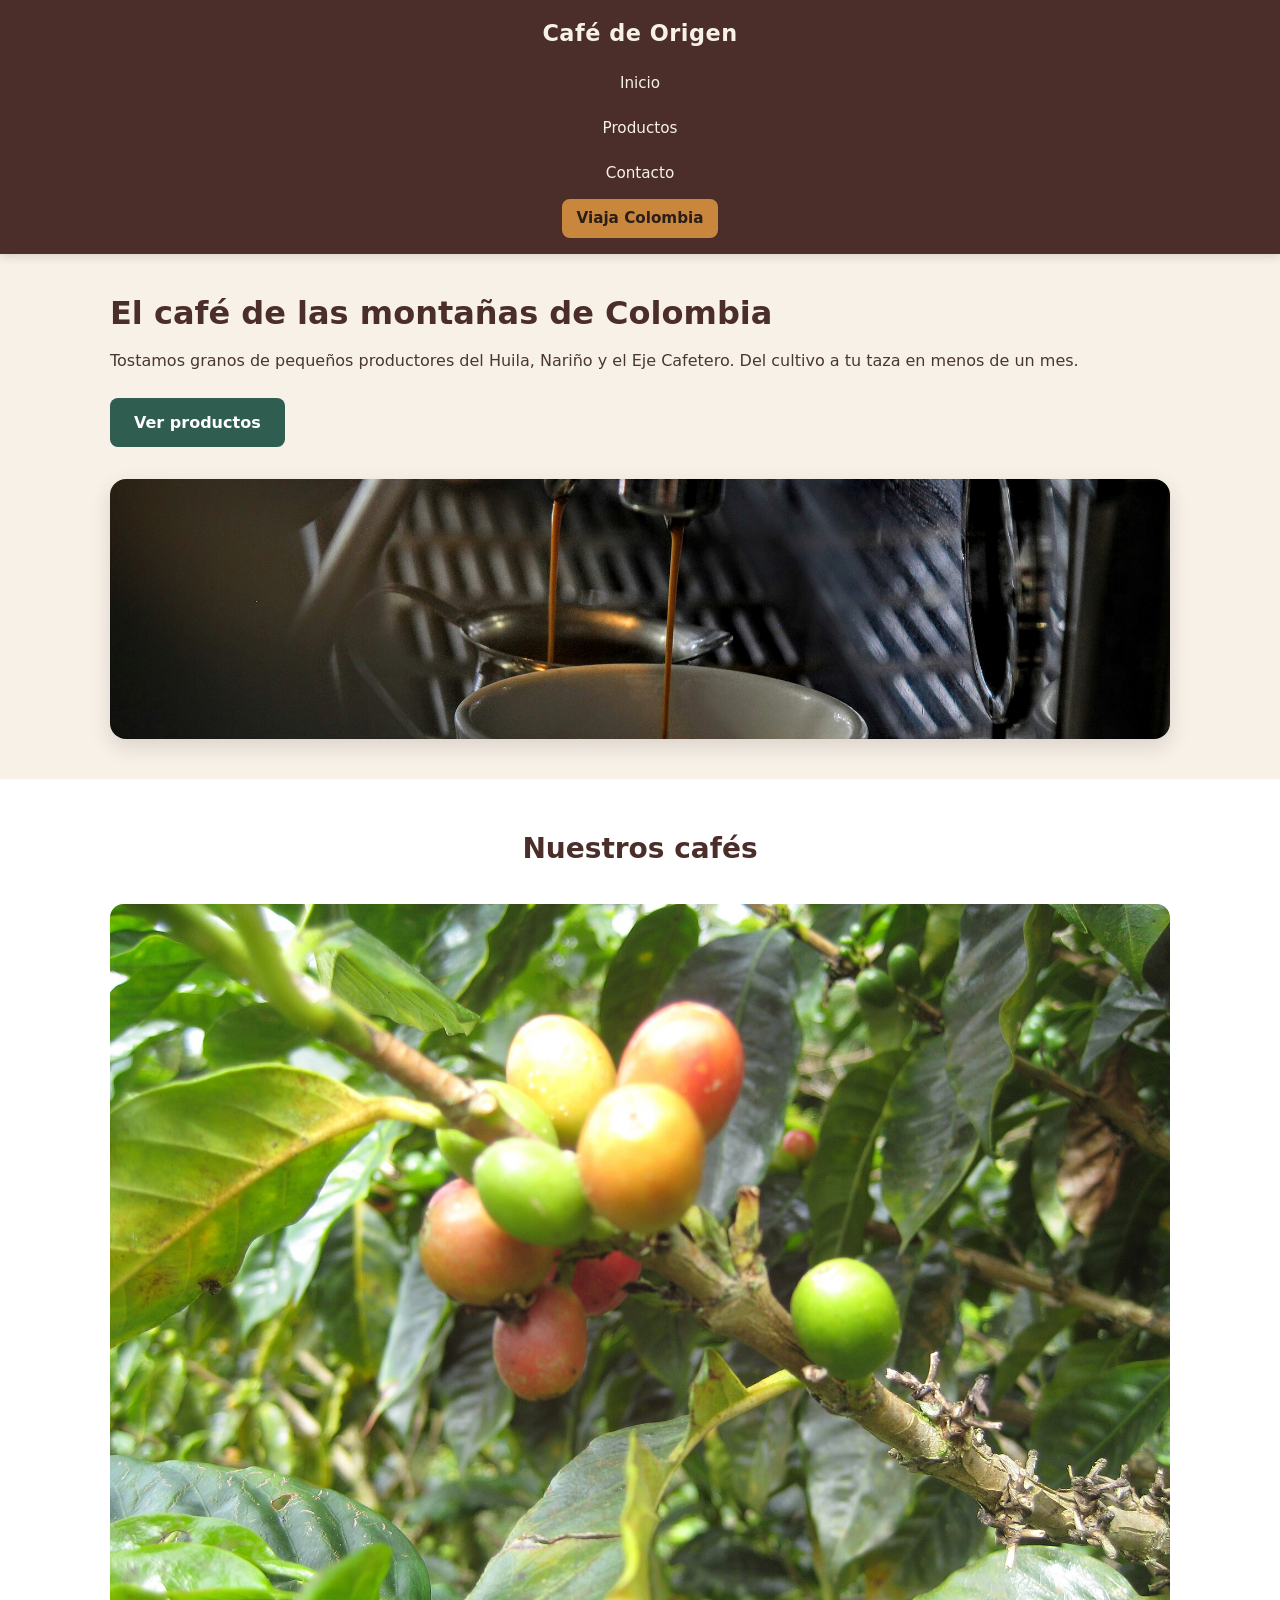
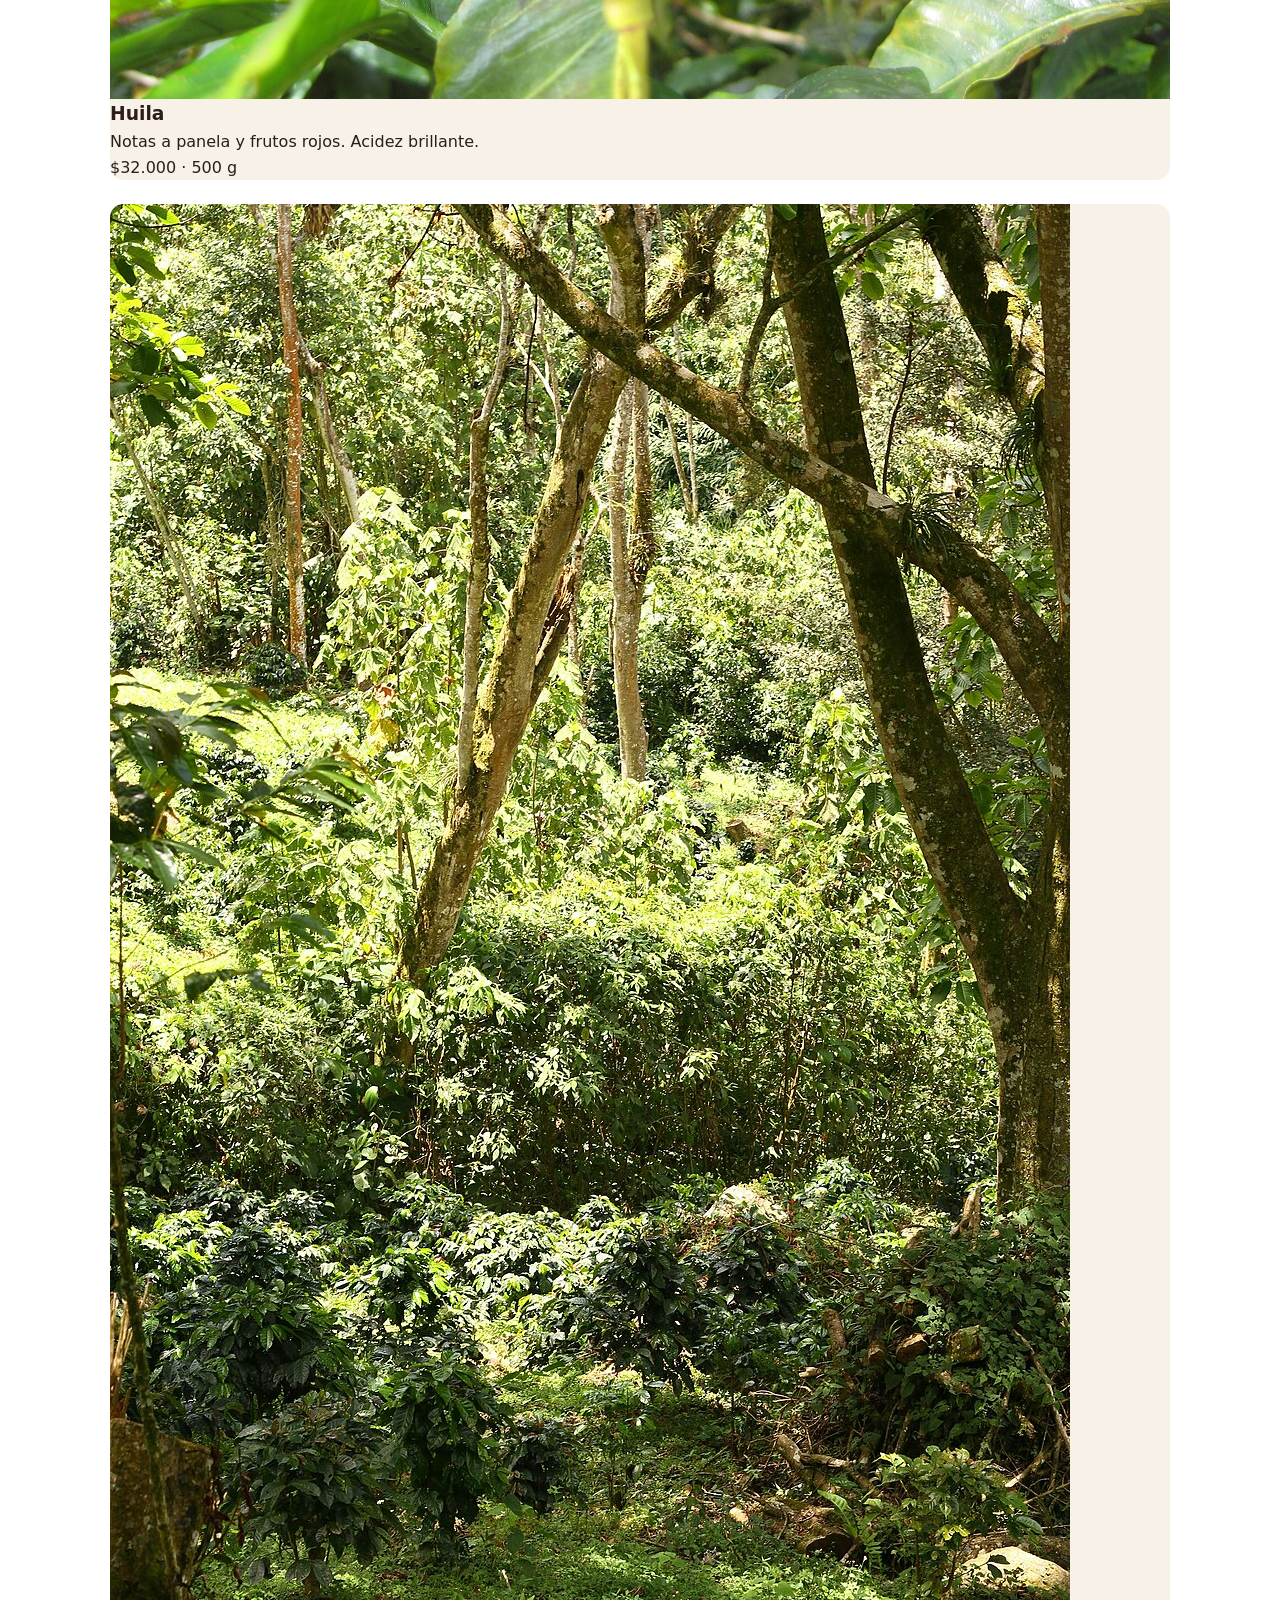
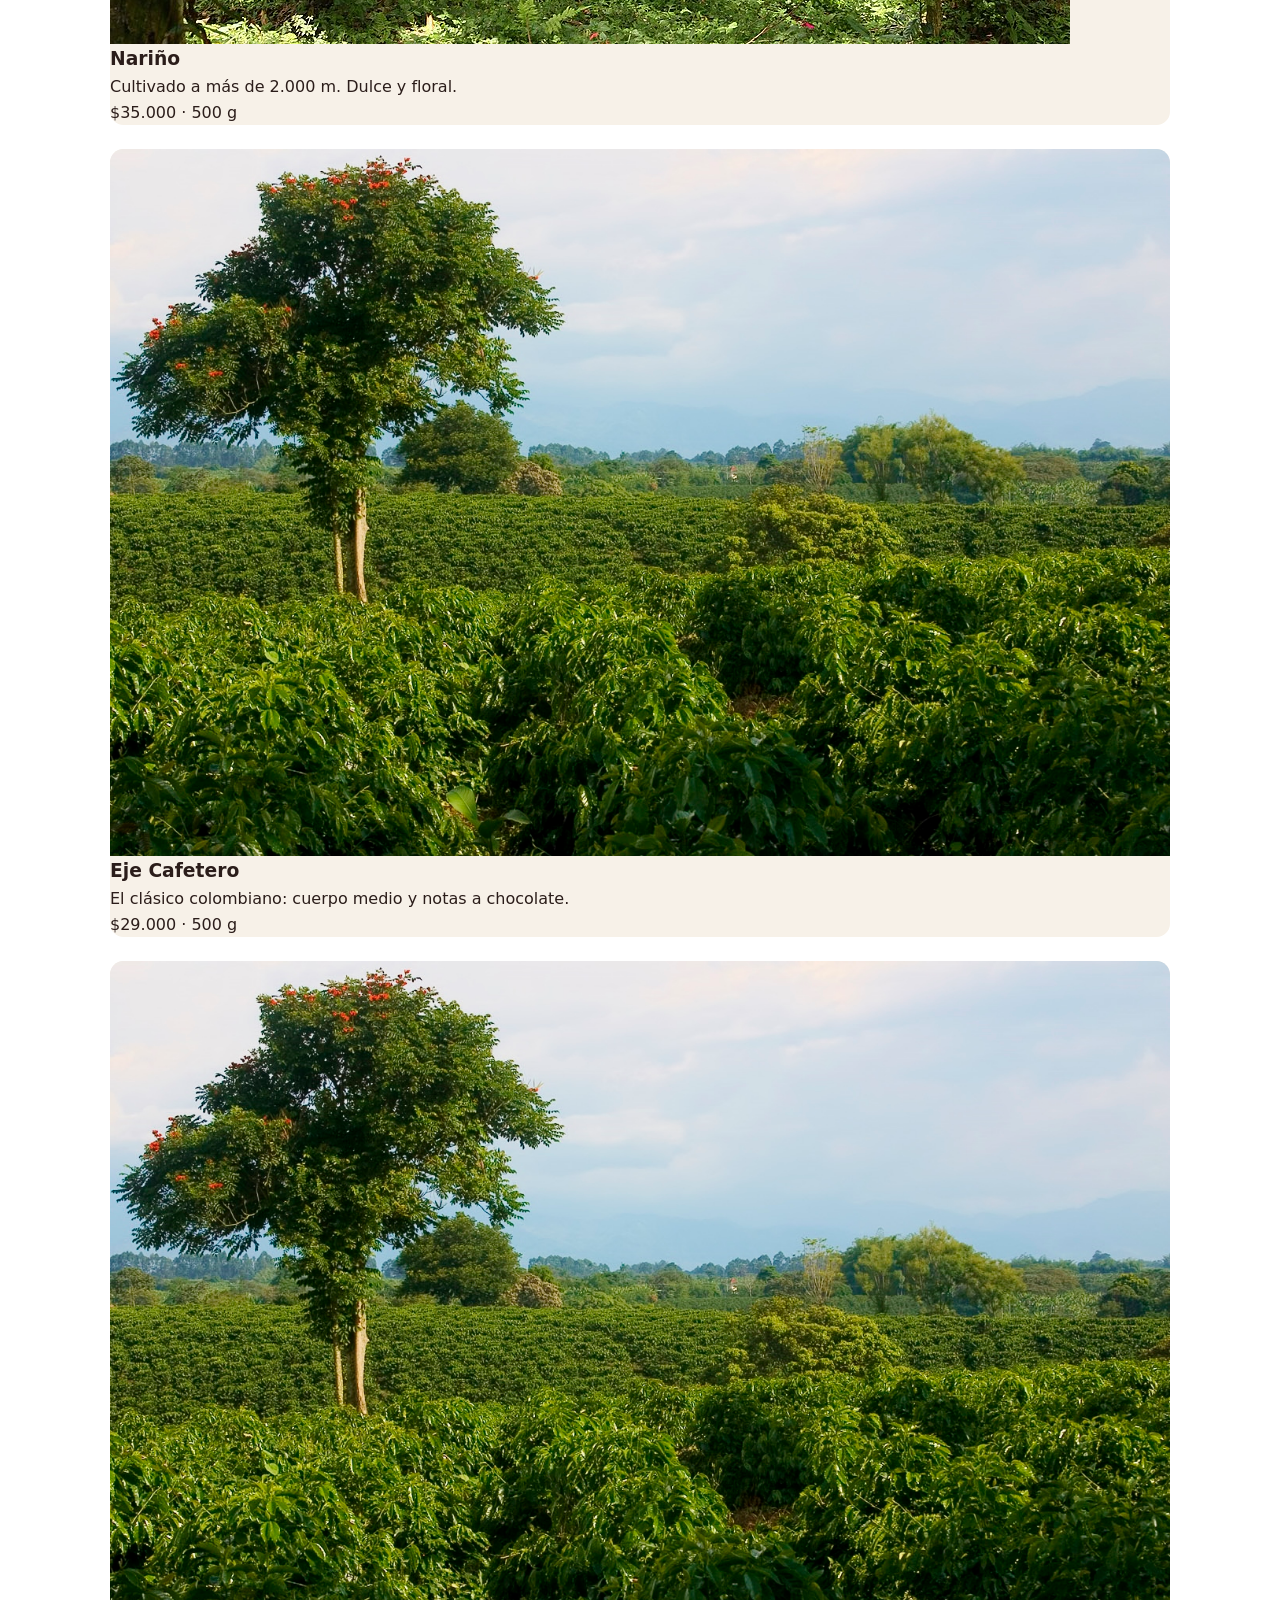
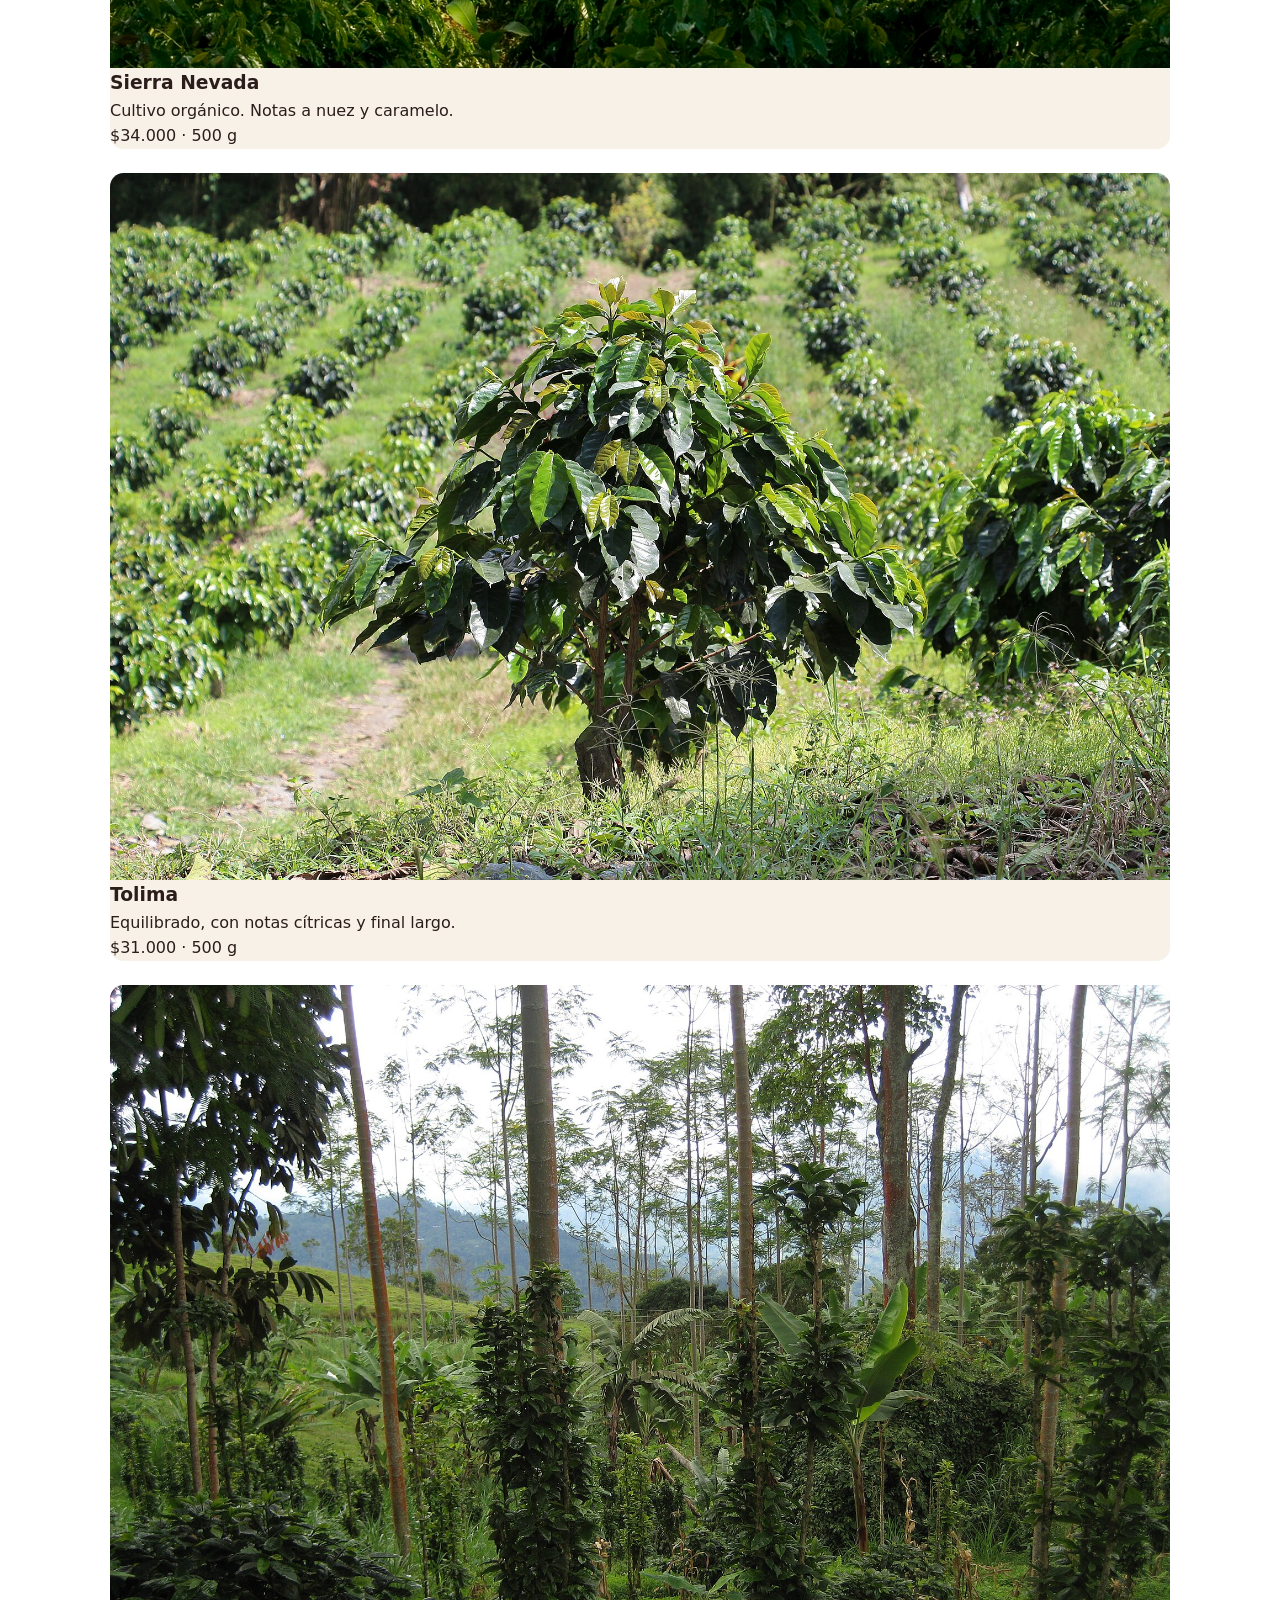
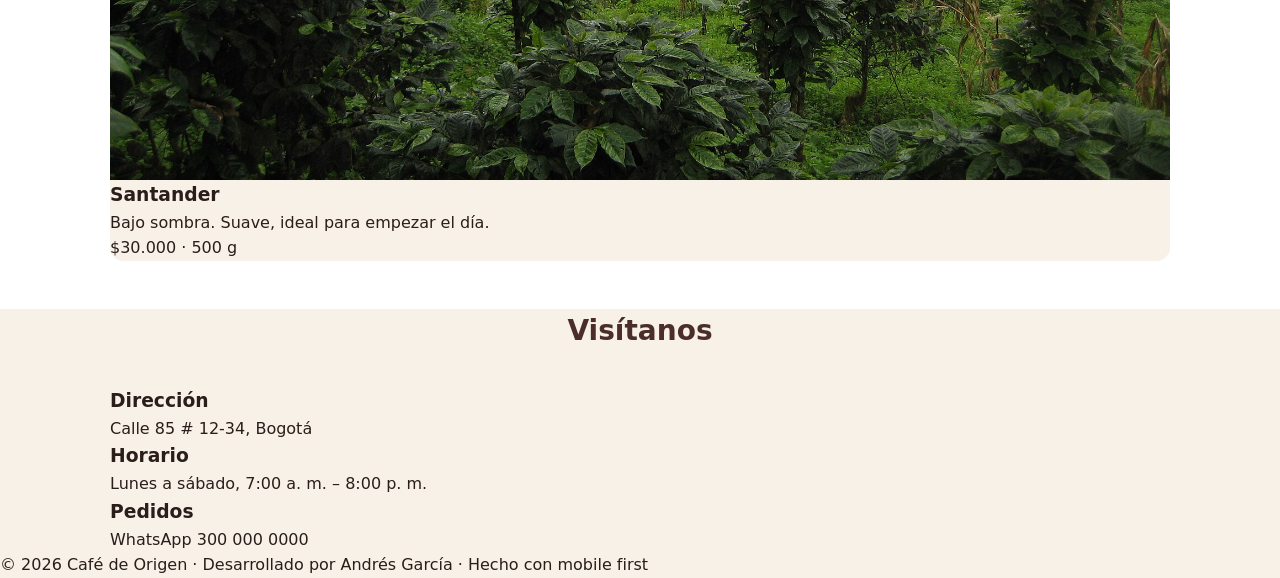
<file: index.html>
<!DOCTYPE html>
<html lang="es">
<head>
  <meta charset="UTF-8">
  <meta name="viewport" content="width=device-width, initial-scale=1.0">
  <title>Café de Origen</title>
  <link rel="stylesheet" href="css/styles.css">
</head>
<body>
  <!-- ENCABEZADO -->
  <header class="header">
    <div class="contenedor header_contenido">
      <a href="#inicio" class="logo">Café de Origen</a>
      <nav>
        <ul class="nav_lista">
          <li><a href="#inicio">Inicio</a></li>
          <li><a href="#productos">Productos</a></li>
          <li><a href="#contacto">Contacto</a></li>
          <li><a href="viajacolombia/index.html" class="nav_destacado">Viaja Colombia</a></li>
        </ul>
      </nav>
    </div>
  </header>

  <main>
    <!-- HERO -->
    <section class="hero" id="inicio">
      <div class="contenedor hero_contenido">
        <div class="hero_texto">
          <h1>El café de las montañas de Colombia</h1>
          <p>Tostamos granos de pequeños productores del Huila, Nariño y el Eje Cafetero. Del cultivo a tu taza en menos de un mes.</p>
          <a href="#productos" class="boton">Ver productos</a>
        </div>
        <img class="hero_imagen" src="img/hero-cafe.jpg" alt="Taza de café recién servida">
      </div>
    </section>

    <!-- PRODUCTOS -->
    <section class="productos" id="productos">
      <div class="contenedor">
        <h2>Nuestros cafés</h2>
        <div class="tarjetas">
          <article class="tarjeta">
            <img src="img/huila.jpg" alt="Café del Huila">
            <div class="tarjeta_cuerpo">
              <h3>Huila</h3>
              <p>Notas a panela y frutos rojos. Acidez brillante.</p>
              <span class="precio">$32.000 · 500 g</span>
            </div>
          </article>

          <article class="tarjeta">
            <img src="img/narino.jpg" alt="Café de Nariño">
            <div class="tarjeta_cuerpo">
              <h3>Nariño</h3>
              <p>Cultivado a más de 2.000 m. Dulce y floral.</p>
              <span class="precio">$35.000 · 500 g</span>
            </div>
          </article>

          <article class="tarjeta">
            <img src="img/eje-cafetero.jpg" alt="Café del Eje Cafetero">
            <div class="tarjeta_cuerpo">
              <h3>Eje Cafetero</h3>
              <p>El clásico colombiano: cuerpo medio y notas a chocolate.</p>
              <span class="precio">$29.000 · 500 g</span>
            </div>
          </article>

          <article class="tarjeta">
            <img src="img/sierra-nevada.jpg" alt="Café de la Sierra Nevada">
            <div class="tarjeta_cuerpo">
              <h3>Sierra Nevada</h3>
              <p>Cultivo orgánico. Notas a nuez y caramelo.</p>
              <span class="precio">$34.000 · 500 g</span>
            </div>
          </article>

          <article class="tarjeta">
            <img src="img/tolima.jpg" alt="Café del Tolima">
            <div class="tarjeta_cuerpo">
              <h3>Tolima</h3>
              <p>Equilibrado, con notas cítricas y final largo.</p>
              <span class="precio">$31.000 · 500 g</span>
            </div>
          </article>

          <article class="tarjeta">
            <img src="img/santander.jpg" alt="Café de Santander">
            <div class="tarjeta_cuerpo">
              <h3>Santander</h3>
              <p>Bajo sombra. Suave, ideal para empezar el día.</p>
              <span class="precio">$30.000 · 500 g</span>
            </div>
          </article>
        </div>
      </div>
    </section>

    <!-- CONTACTO -->
    <section class="contacto" id="contacto">
      <div class="contenedor">
        <h2>Visítanos</h2>
        <div class="contacto_grid">
          <div class="contacto_bloque">
            <h3>Dirección</h3>
            <p>Calle 85 # 12-34, Bogotá</p>
          </div>
          <div class="contacto_bloque">
            <h3>Horario</h3>
            <p>Lunes a sábado, 7:00 a. m. – 8:00 p. m.</p>
          </div>
          <div class="contacto_bloque">
            <h3>Pedidos</h3>
            <p>WhatsApp 300 000 0000</p>
          </div>
        </div>
      </div>
    </section>
  </main>

  <!-- PIE DE PÁGINA -->
  <footer class="footer">
    <p>© 2026 Café de Origen · Desarrollado por Andrés García · Hecho con mobile first</p>
  </footer>
</body>
</html>
</file>
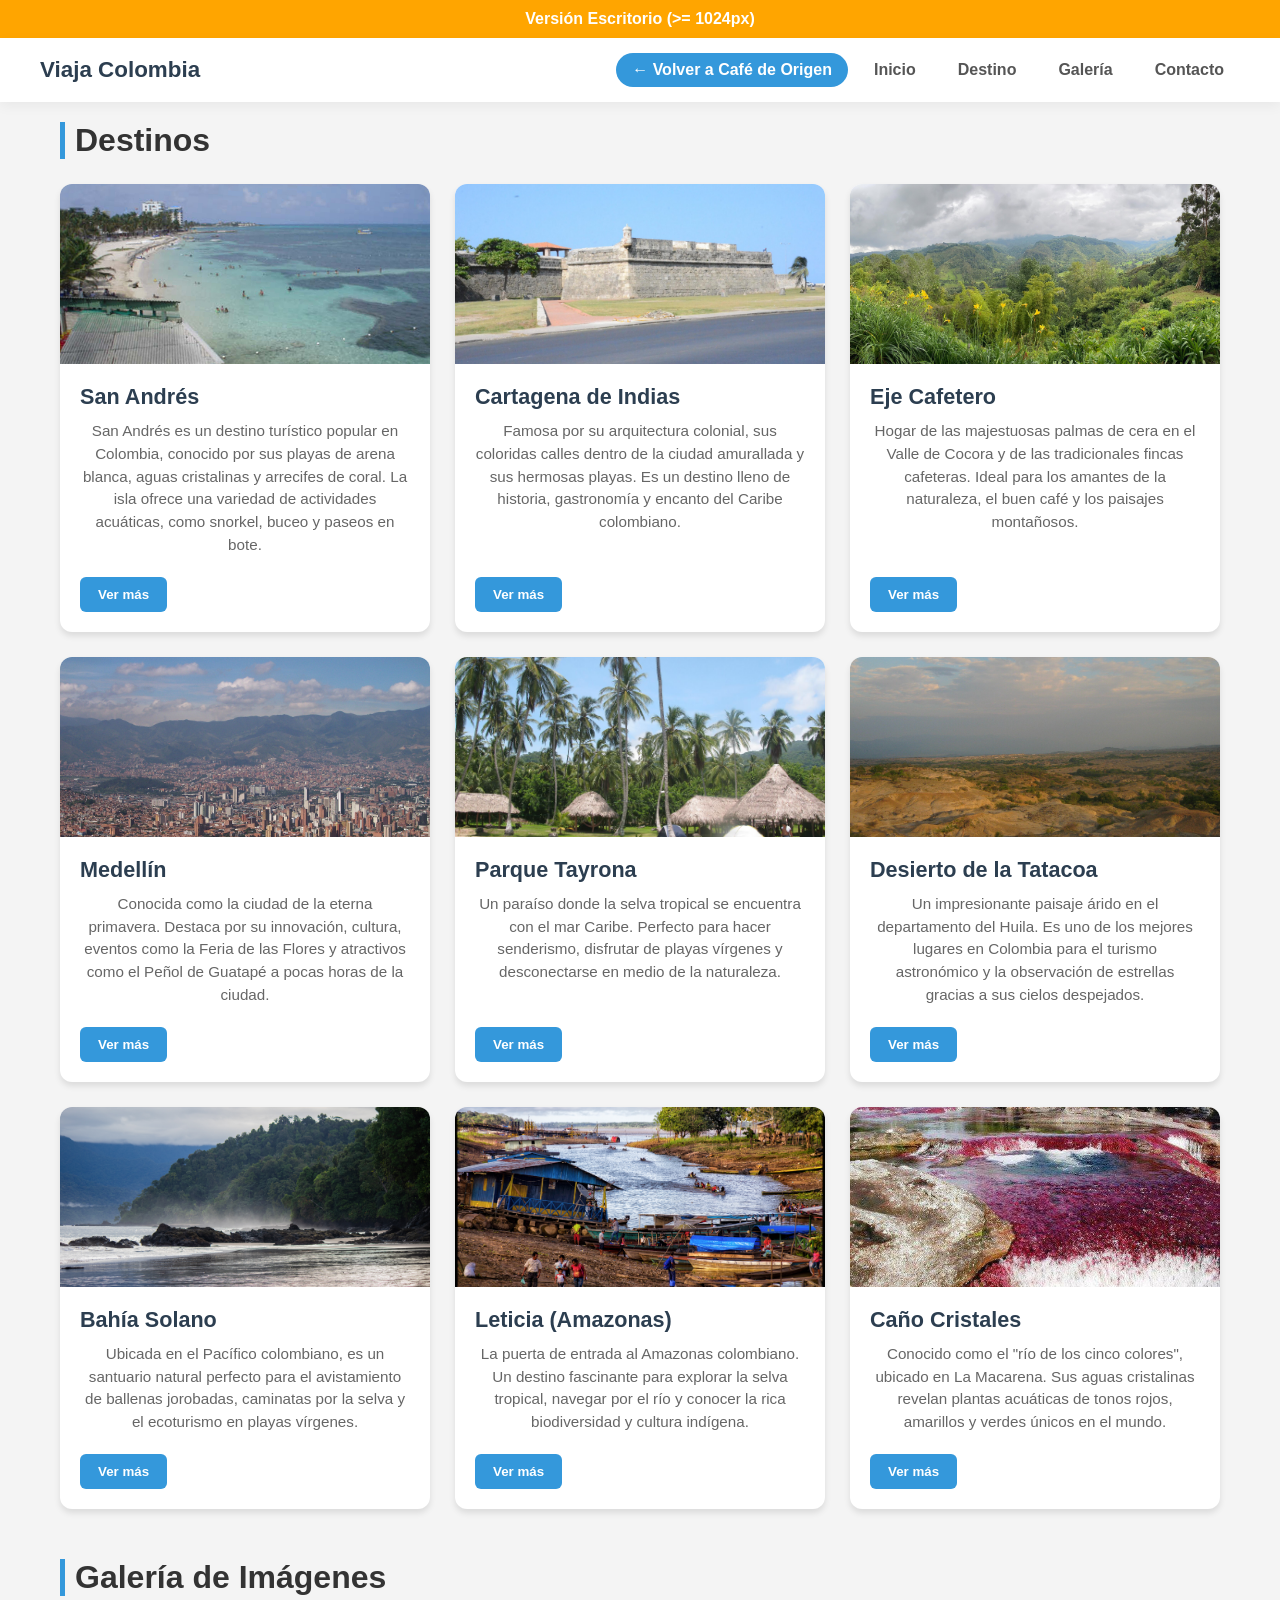
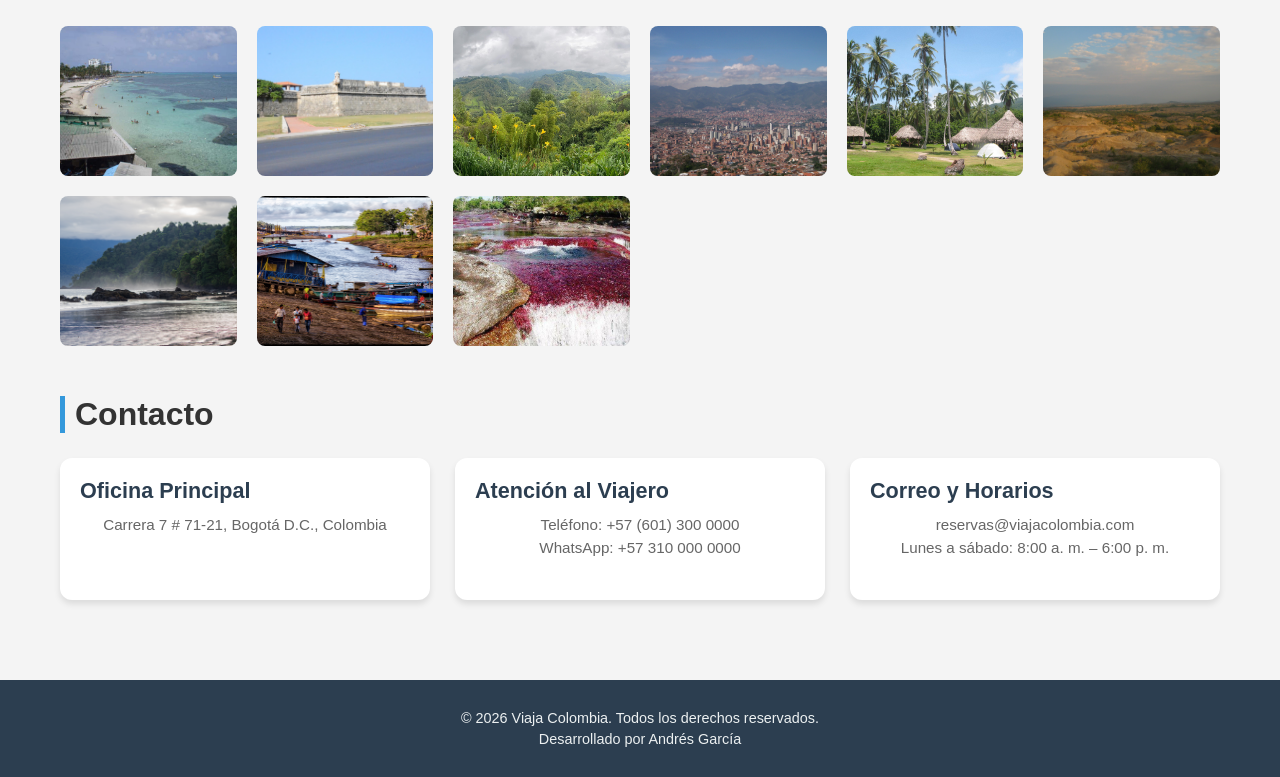
<file: viajacolombia/index.html>
<!DOCTYPE html>
<html lang="es">
<head>
    <meta charset="UTF-8">
    <meta name="viewport" content="width=device-width, initial-scale=1.0">
    <title>ViajaColombia</title>
    <link rel="stylesheet" href="CSS/turismoCol.css">
</head>
<body id="inicio">
    <p class="mensaje"></p>

    <header class="cabecera">
        <h2 class="logo">Viaja Colombia</h2>
        <nav class="menu">
            <a href="../index.html" class="activo">← Volver a Café de Origen</a>
            <a href="#inicio">Inicio</a>
            <a href="#destinos">Destino</a>
            <a href="#galeria">Galería</a>
            <a href="#contacto">Contacto</a>
        </nav>
    </header>

    <main class="contenido">
        <h2 class="seccion-titulo" id="destinos">Destinos</h2>
        <section class="destinos">

            <div class="tarjeta">
                <img src="img/SanAndres.jpg" alt="San Andrés" class="imagen">
                <div class="contenido-tarjeta">
                    <h3>San Andrés</h3>
                    <p>San Andrés es un destino turístico popular en Colombia, conocido por sus playas de arena blanca, aguas cristalinas y arrecifes de coral. La isla ofrece una variedad de actividades acuáticas, como snorkel, buceo y paseos en bote.</p>
                    <button class="boton">Ver más</button>
                </div>
            </div>

            <div class="tarjeta">
                <img src="img/Cartagena.jpg" alt="Cartagena" class="imagen">
                <div class="contenido-tarjeta">
                    <h3>Cartagena de Indias</h3>
                    <p>Famosa por su arquitectura colonial, sus coloridas calles dentro de la ciudad amurallada y sus hermosas playas. Es un destino lleno de historia, gastronomía y encanto del Caribe colombiano.</p>
                    <button class="boton">Ver más</button>
                </div>
            </div>

            <div class="tarjeta">
                <img src="img/EjeCafetero.jpg" alt="Eje Cafetero" class="imagen">
                <div class="contenido-tarjeta">
                    <h3>Eje Cafetero</h3>
                    <p>Hogar de las majestuosas palmas de cera en el Valle de Cocora y de las tradicionales fincas cafeteras. Ideal para los amantes de la naturaleza, el buen café y los paisajes montañosos.</p>
                    <button class="boton">Ver más</button>
                </div>
            </div>

            <div class="tarjeta">
                <img src="img/Medellin.jpg" alt="Medellín" class="imagen">
                <div class="contenido-tarjeta">
                    <h3>Medellín</h3>
                    <p>Conocida como la ciudad de la eterna primavera. Destaca por su innovación, cultura, eventos como la Feria de las Flores y atractivos como el Peñol de Guatapé a pocas horas de la ciudad.</p>
                    <button class="boton">Ver más</button>
                </div>
            </div>

            <div class="tarjeta">
                <img src="img/ParqueTayrona.jpg" alt="Parque Tayrona" class="imagen">
                <div class="contenido-tarjeta">
                    <h3>Parque Tayrona</h3>
                    <p>Un paraíso donde la selva tropical se encuentra con el mar Caribe. Perfecto para hacer senderismo, disfrutar de playas vírgenes y desconectarse en medio de la naturaleza.</p>
                    <button class="boton">Ver más</button>
                </div>
            </div>

            <div class="tarjeta">
                <img src="img/Desierto.jpg" alt="Desierto de la Tatacoa" class="imagen">
                <div class="contenido-tarjeta">
                    <h3>Desierto de la Tatacoa</h3>
                    <p>Un impresionante paisaje árido en el departamento del Huila. Es uno de los mejores lugares en Colombia para el turismo astronómico y la observación de estrellas gracias a sus cielos despejados.</p>
                    <button class="boton">Ver más</button>
                </div>
            </div>

            <div class="tarjeta">
                <img src="img/BahiaSolano.jpg" alt="Bahía Solano" class="imagen">
                <div class="contenido-tarjeta">
                    <h3>Bahía Solano</h3>
                    <p>Ubicada en el Pacífico colombiano, es un santuario natural perfecto para el avistamiento de ballenas jorobadas, caminatas por la selva y el ecoturismo en playas vírgenes.</p>
                    <button class="boton">Ver más</button>
                </div>
            </div>

            <div class="tarjeta">
                <img src="img/leticia.jpg" alt="Leticia Amazonas" class="imagen">
                <div class="contenido-tarjeta">
                    <h3>Leticia (Amazonas)</h3>
                    <p>La puerta de entrada al Amazonas colombiano. Un destino fascinante para explorar la selva tropical, navegar por el río y conocer la rica biodiversidad y cultura indígena.</p>
                    <button class="boton">Ver más</button>
                </div>
            </div>

            <div class="tarjeta">
                <img src="img/CañoCristales.jpg" alt="Caño Cristales" class="imagen">
                <div class="contenido-tarjeta">
                    <h3>Caño Cristales</h3>
                    <p>Conocido como el "río de los cinco colores", ubicado en La Macarena. Sus aguas cristalinas revelan plantas acuáticas de tonos rojos, amarillos y verdes únicos en el mundo.</p>
                    <button class="boton">Ver más</button>
                </div>
            </div>

        </section>

        <section id="galeria" style="margin-top: 50px;">
            <h2 class="seccion-titulo">Galería de Imágenes</h2>
            <div class="galeria">
                <img src="img/SanAndres.jpg" alt="San Andrés" class="fotos">
                <img src="img/Cartagena.jpg" alt="Cartagena de Indias" class="fotos">
                <img src="img/EjeCafetero.jpg" alt="Eje Cafetero" class="fotos">
                <img src="img/Medellin.jpg" alt="Medellín" class="fotos">
                <img src="img/ParqueTayrona.jpg" alt="Parque Tayrona" class="fotos">
                <img src="img/Desierto.jpg" alt="Desierto de la Tatacoa" class="fotos">
                <img src="img/BahiaSolano.jpg" alt="Bahía Solano" class="fotos">
                <img src="img/leticia.jpg" alt="Leticia Amazonas" class="fotos">
                <img src="img/CañoCristales.jpg" alt="Caño Cristales" class="fotos">
            </div>
        </section>

        <section id="contacto" style="margin-top: 50px;">
            <h2 class="seccion-titulo">Contacto</h2>
            <div class="destinos">
                <div class="tarjeta">
                    <div class="contenido-tarjeta">
                        <h3>Oficina Principal</h3>
                        <p>Carrera 7 # 71-21, Bogotá D.C., Colombia</p>
                    </div>
                </div>
                <div class="tarjeta">
                    <div class="contenido-tarjeta">
                        <h3>Atención al Viajero</h3>
                        <p>Teléfono: +57 (601) 300 0000<br>WhatsApp: +57 310 000 0000</p>
                    </div>
                </div>
                <div class="tarjeta">
                    <div class="contenido-tarjeta">
                        <h3>Correo y Horarios</h3>
                        <p>reservas@viajacolombia.com<br>Lunes a sábado: 8:00 a. m. – 6:00 p. m.</p>
                    </div>
                </div>
            </div>
        </section>
    </main>

    <footer class="footer">
        <p>&copy; 2026 Viaja Colombia. Todos los derechos reservados.</p>
        <p>Desarrollado por Andrés García</p>
    </footer>
</body>
</html>
</file>
<file: css/styles.css>
* {
  box-sizing: border-box;
  margin: 0;
  padding: 0;
}

html {
  font-size: 100%;
  scroll-behavior: smooth;
}

body {
  font-family: system-ui, "Segoe UI", Roboto, Arial, sans-serif;
  font-size: 1rem;
  line-height: 1.6;
  color: #2b1d1a;
  background-color: #f7f1e8;
}

a {
  color: inherit;
  text-decoration: none;
}

ul {
  list-style: none;
}

h2 {
  font-size: 1.75rem;
  color: #4b2e2a;
  text-align: center;
  margin-bottom: 2rem;
}

img {
  max-width: 100%;
  display: block;
}

.contenedor {
  width: 90%;
  max-width: 1060px;
  margin: 0 auto;
}

.header {
  background-color: #4b2e2a;
  color: #f7f1e8;
  padding: 1rem 0;
  box-shadow: 0 2px 10px rgba(0, 0, 0, 0.15);
}

.header_contenido {
  display: flex;
  flex-direction: column;
  align-items: center;
  gap: 0.75rem;
}

.logo {
  font-size: 1.4rem;
  font-weight: 700;
  letter-spacing: 0.5px;
}

.nav_lista {
  display: flex;
  flex-direction: column;
  align-items: center;
  gap: 0.4rem;
}

.nav_lista a {
  display: block;
  padding: 0.45rem 0.9rem;
  border-radius: 0.5rem;
  font-size: 0.95rem;
  transition: background-color 0.2s ease;
}

.nav_lista a:hover {
  background-color: rgba(255, 255, 255, 0.15);
}

.nav_destacado {
  background-color: #c8873d;
  color: #2b1d1a;
  font-weight: 700;
}

.nav_destacado:hover {
  background-color: #d9984c;
}

.hero {
  padding: 2.5rem 0;
}

.hero_contenido {
  display: grid;
  gap: 2rem;
}

.hero h1 {
  font-size: 2rem;
  line-height: 1.2;
  color: #4b2e2a;
  margin-bottom: 1rem;
}

.hero p {
  margin-bottom: 1.5rem;
  color: #4a3733;
}

.boton {
  display: inline-block;
  background-color: #2f5d50;
  color: #ffffff;
  padding: 0.75rem 1.5rem;
  border-radius: 0.5rem;
  font-weight: 700;
  transition: background-color 0.2s ease, transform 0.2s ease;
}

.boton:hover {
  background-color: #24493e;
  transform: translateY(-2px);
}

.hero_imagen {
  width: 100%;
  height: 260px;
  object-fit: cover;
  border-radius: 1rem;
  box-shadow: 0 8px 20px rgba(75, 46, 42, 0.15);
}

.productos {
  background-color: #ffffff;
  padding: 3rem 0;
}

.tarjetas {
  display: grid;
  grid-template-columns: 1fr;
  gap: 1.5rem;
}

.tarjeta {
  background-color: #f7f1e8;
  border-radius: 0.85rem;
  overflow: hidden;
  box
</file>
<file: viajacolombia/CSS/turismoCol.css>
* {
    box-sizing: border-box;
    margin: 0;
    padding: 0;
    font-family: 'Segoe UI', Tahoma, Geneva, Verdana, sans-serif;
}

html {
    scroll-behavior: smooth;
}

body {
    font-family: Arial, Helvetica, sans-serif;
    margin: 0;
    background-color: #f4f4f4;
    color: black;
}

.cabecera {
    background-color: #ffffff;
    padding: 15px 40px;
    display: flex;
    flex-wrap: wrap;
    justify-content: space-between;
    align-items: center;
    gap: 10px;
    box-shadow: 0 4px 12px rgba(0, 0, 0, 0.05);
    position: sticky;
    top: 0;
    z-index: 100;
}

.logo {
    color: #2c3e50;
    font-weight: 700;
    font-size: 1.4rem;
}

.menu {
    display: flex;
    flex-wrap: wrap;
    gap: 10px;
}

.menu a {
    text-decoration: none;
    color: #555;
    font-weight: 600;
    padding: 8px 16px;
    border-radius: 20px;
    transition: all 0.3s ease;
}

.menu a:hover,
.menu a.activo {
    background-color: #3498db;
    color: #ffffff;
}

.contenido {
    max-width: 1200px;
    margin: 0 auto;
    padding: 20px;
}

.seccion-titulo {
    font-size: 2rem;
    color: #333;
    margin-bottom: 25px;
    border-left: 5px solid #3498db;
    padding-left: 10px;
}

.destinos {
    display: grid;
    grid-template-columns: repeat(auto-fit, minmax(280px, 1fr));
    gap: 25px;
}

.tarjeta {
    background-color: white;
    border-radius: 12px;
    overflow: hidden;
    box-shadow: 0 4px 6px rgba(0, 0, 0, 0.1);
    transition: transform 0.3s ease, box-shadow 0.3s ease;
    display: flex;
    flex-direction: column;
}

.tarjeta img.imagen {
    width: 100%;
    height: 180px;
    object-fit: cover;
    display: block;
}

.mensaje {
    margin: 0px;
    padding: 10px;
    text-align: center;
    font-weight: bold;
    background-color: red;
    color: white;
}

.mensaje::after {
    content: "Versión Celular (< 768px)";
}

p {
    text-align: center;
}

h1 {
    text-align: center;
    color: #333;
    font-size: 2.5em;
}

.tarjeta:hover {
    transform: translateY(-8px);
    box-shadow: 0 10px 25px rgba(0, 0, 0, 0.12);
}

.contenido-tarjeta {
    padding: 20px;
    display: flex;
    flex-direction: column;
    flex-grow: 1;
}

.contenido-tarjeta h3 {
    font-size: 1.35rem;
    margin-bottom: 10px;
    color: #2c3e50;
}

.contenido-tarjeta p {
    font-size: 0.95rem;
    color: #666;
    line-height: 1.5;
    margin-bottom: 20px;
    flex-grow: 1;
}

.boton {
    background-color: #3498db;
    color: white;
    border: none;
    padding: 10px 18px;
    border-radius: 6px;
    font-weight: 600;
    cursor: pointer;
    transition: background-color 0.2s ease;
    align-self: flex-start;
}

.boton:hover {
    background-color: #2980b9;
}

.footer {
    background-color: #2c3e50;
    color: white;
    text-align: center;
    padding: 25px 20px;
    margin-top: 60px;
    font-size: 0.9rem;
}

.footer p {
    margin: 5px 0;
    color: #ecf0f1;
}

.intro {
    text-align: center;
    max-width: 700px;
}

.galeria {
    display: grid;
    grid-template-columns: repeat(auto-fit, minmax(150px, 1fr));
    gap: 20px;
    margin-top: 30px;
}

.fotos {
    width: 100%;
    height: 150px;
    object-fit: cover;
    border-radius: 8px;
    aspect-ratio: 1/1;
    transition: transform 0.3s ease, box-shadow 0.3s ease;
}

.fotos:hover {
    transform: scale(1.05);
    box-shadow: 0 8px 20px rgba(0, 0, 0, 0.15);
}

@media (min-width: 768px) {
    .mensaje {
        background-color: green;
    }

    .mensaje::after {
        content: "Versión Tablet (768px a 1023px)";
    }

    h1 {
        font-size: 2rem;
    }
}

@media (min-width: 1024px) {
    .mensaje {
        background-color: orange;
    }

    .mensaje::after {
        content: "Versión Escritorio (>= 1024px)";
    }

    h1 {
        font-size: 3rem;
    }
}
</file>
